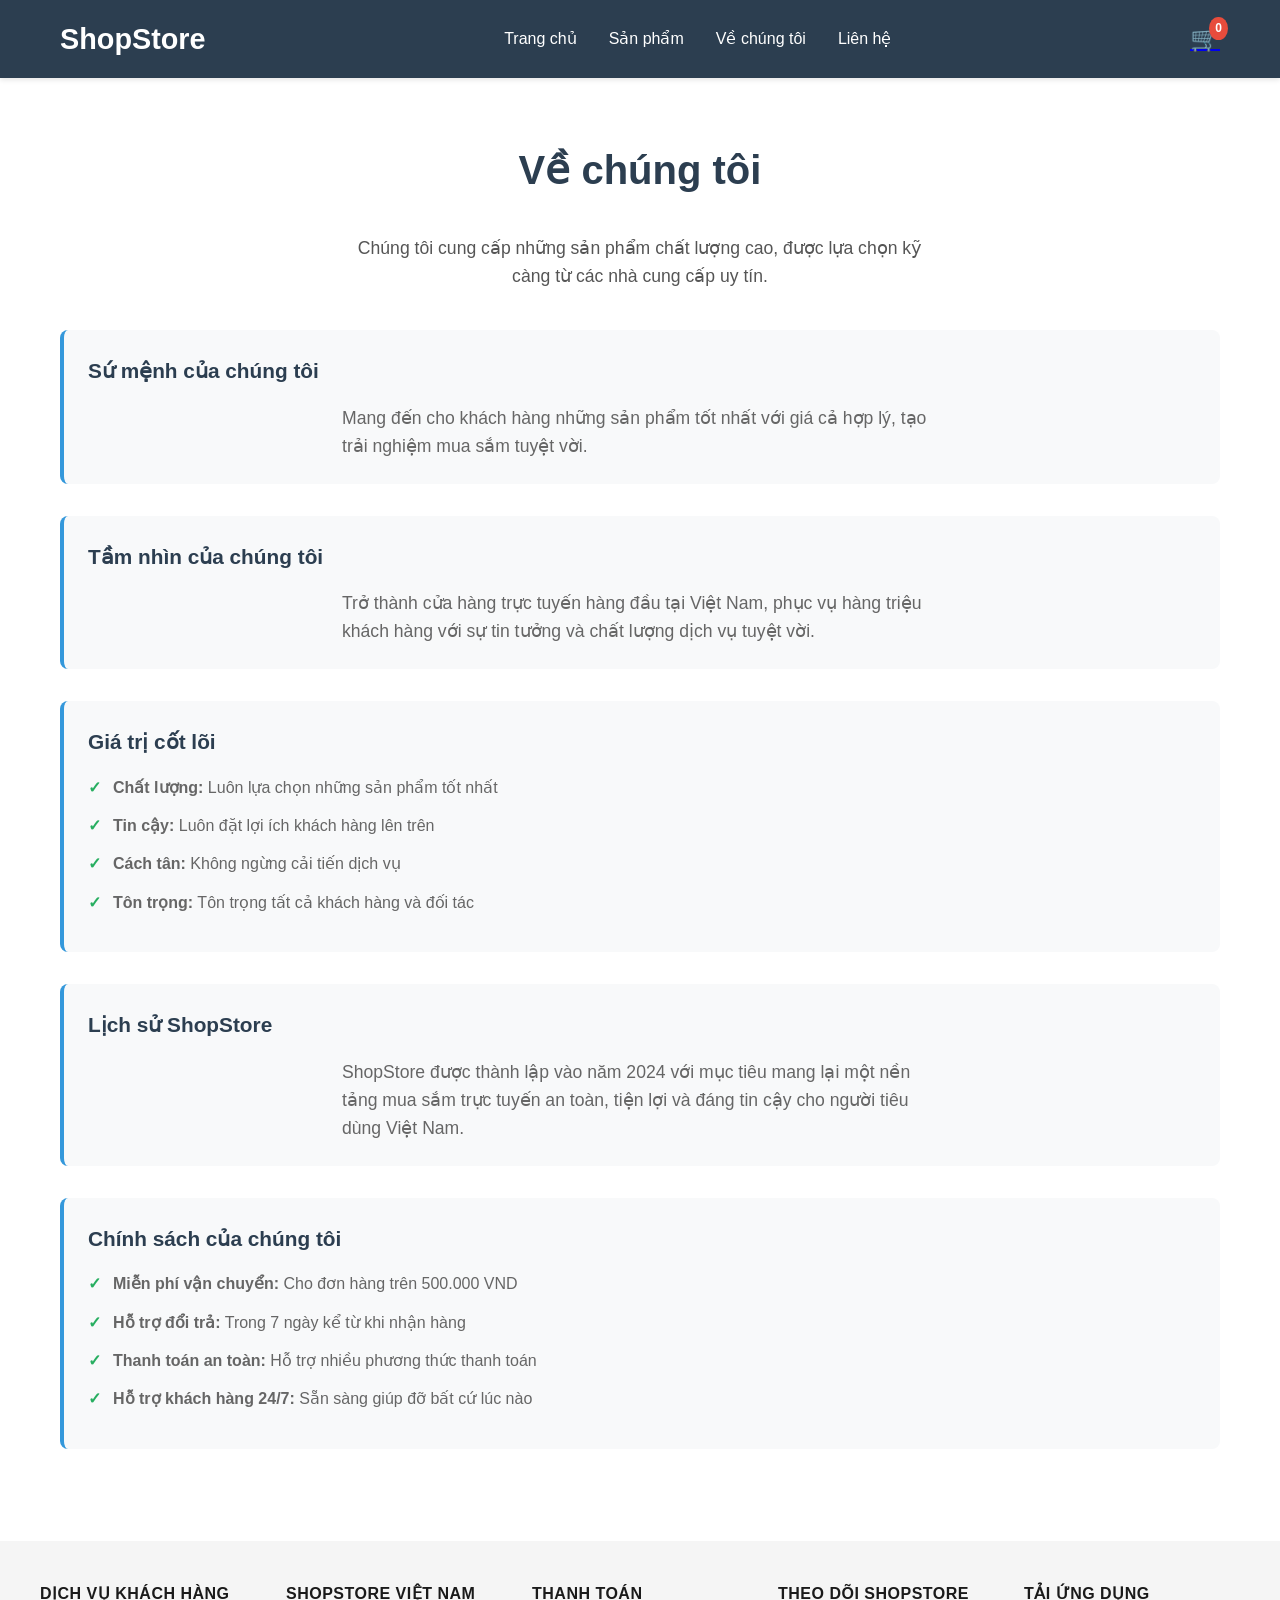
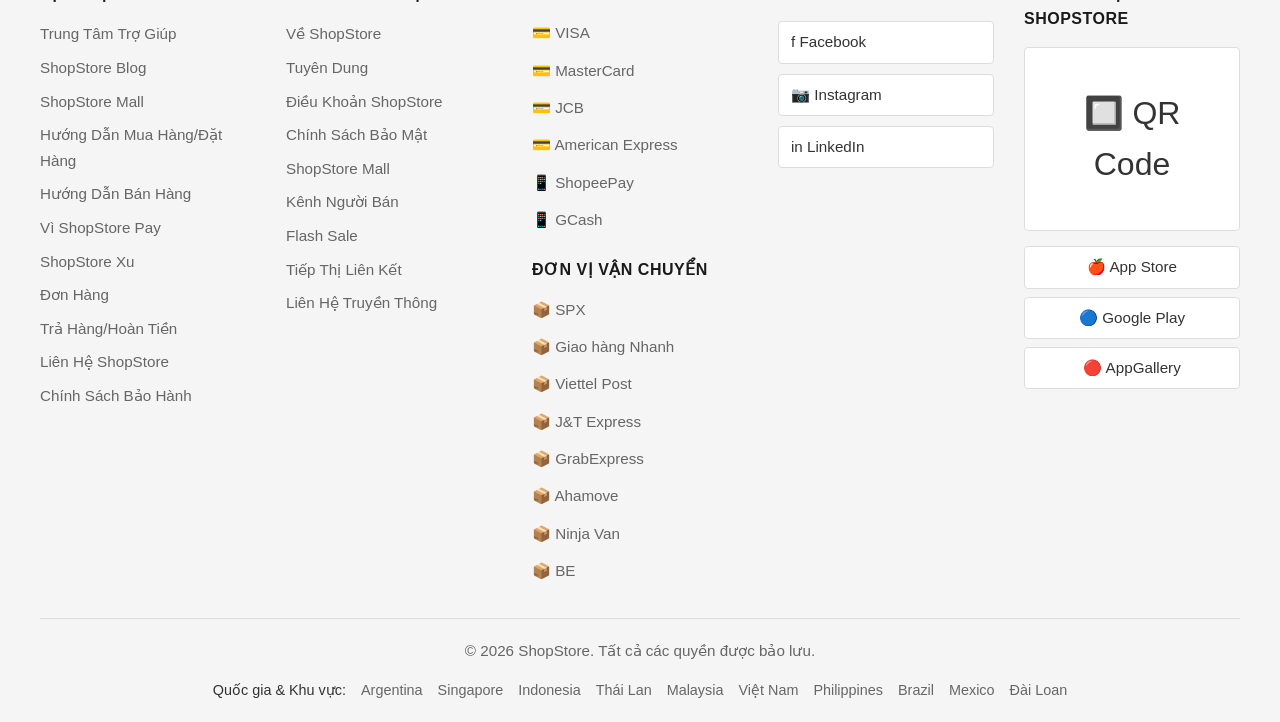
<file: about.html>
<!DOCTYPE html>
<html lang="vi">
<head>
    <meta charset="UTF-8">
    <meta name="viewport" content="width=device-width, initial-scale=1.0">
    <title>Về chúng tôi - ShopStore</title>
    <link rel="stylesheet" href="css/style.css">
</head>
<body>
    <!-- Header -->
    <header class="header">
        <div class="container">
            <div class="logo">
                <h1>ShopStore</h1>
            </div>
            <nav class="navbar">
                <ul>
                    <li><a href="index.html">Trang chủ</a></li>
                    <li><a href="index.html#products">Sản phẩm</a></li>
                    <li><a href="about.html">Về chúng tôi</a></li>
                    <li><a href="contact.html">Liên hệ</a></li>
                </ul>
            </nav>
            <!-- cart container with dropdown -->
            <div class="cart-container">
                <a href="cart.html" class="cart-icon">
                    🛒 <span class="cart-count" id="cart-count">0</span>
                </a>
            </div>
        </div>
    </header>

    <!-- About Section -->
    <section class="about" id="about">
        <div class="container">
            <h2>Về chúng tôi</h2>
            <p>Chúng tôi cung cấp những sản phẩm chất lượng cao, được lựa chọn kỹ càng từ các nhà cung cấp uy tín.</p>
            
            <div class="about-content" style="margin-top: 40px;">
                <div class="about-section">
                    <h3>Sứ mệnh của chúng tôi</h3>
                    <p>Mang đến cho khách hàng những sản phẩm tốt nhất với giá cả hợp lý, tạo trải nghiệm mua sắm tuyệt vời.</p>
                </div>

                <div class="about-section">
                    <h3>Tầm nhìn của chúng tôi</h3>
                    <p>Trở thành cửa hàng trực tuyến hàng đầu tại Việt Nam, phục vụ hàng triệu khách hàng với sự tin tưởng và chất lượng dịch vụ tuyệt vời.</p>
                </div>

                <div class="about-section">
                    <h3>Giá trị cốt lõi</h3>
                    <ul>
                        <li><strong>Chất lượng:</strong> Luôn lựa chọn những sản phẩm tốt nhất</li>
                        <li><strong>Tin cậy:</strong> Luôn đặt lợi ích khách hàng lên trên</li>
                        <li><strong>Cách tân:</strong> Không ngừng cải tiến dịch vụ</li>
                        <li><strong>Tôn trọng:</strong> Tôn trọng tất cả khách hàng và đối tác</li>
                    </ul>
                </div>

                <div class="about-section">
                    <h3>Lịch sử ShopStore</h3>
                    <p>ShopStore được thành lập vào năm 2024 với mục tiêu mang lại một nền tảng mua sắm trực tuyến an toàn, tiện lợi và đáng tin cậy cho người tiêu dùng Việt Nam.</p>
                </div>

                <div class="about-section">
                    <h3>Chính sách của chúng tôi</h3>
                    <ul>
                        <li><strong>Miễn phí vận chuyển:</strong> Cho đơn hàng trên 500.000 VND</li>
                        <li><strong>Hỗ trợ đổi trả:</strong> Trong 7 ngày kể từ khi nhận hàng</li>
                        <li><strong>Thanh toán an toàn:</strong> Hỗ trợ nhiều phương thức thanh toán</li>
                        <li><strong>Hỗ trợ khách hàng 24/7:</strong> Sẵn sàng giúp đỡ bất cứ lúc nào</li>
                    </ul>
                </div>
            </div>
        </div>
    </section>

    <!-- Footer -->
    <footer class="footer">
        <div class="footer-container">
            <!-- Cột 1: Dịch vụ khách hàng -->
            <div class="footer-column">
                <h4>DỊCH VỤ KHÁCH HÀNG</h4>
                <ul>
                    <li><a href="#">Trung Tâm Trợ Giúp</a></li>
                    <li><a href="#">ShopStore Blog</a></li>
                    <li><a href="#">ShopStore Mall</a></li>
                    <li><a href="#">Hướng Dẫn Mua Hàng/Đặt Hàng</a></li>
                    <li><a href="#">Hướng Dẫn Bán Hàng</a></li>
                    <li><a href="#">Vì ShopStore Pay</a></li>
                    <li><a href="#">ShopStore Xu</a></li>
                    <li><a href="#">Đơn Hàng</a></li>
                    <li><a href="#">Trả Hàng/Hoàn Tiền</a></li>
                    <li><a href="#">Liên Hệ ShopStore</a></li>
                    <li><a href="#">Chính Sách Bảo Hành</a></li>
                </ul>
            </div>

            <!-- Cột 2: ShopStore Việt Nam -->
            <div class="footer-column">
                <h4>SHOPSTORE VIỆT NAM</h4>
                <ul>
                    <li><a href="#">Về ShopStore</a></li>
                    <li><a href="#">Tuyên Dung</a></li>
                    <li><a href="#">Điều Khoản ShopStore</a></li>
                    <li><a href="#">Chính Sách Bảo Mật</a></li>
                    <li><a href="#">ShopStore Mall</a></li>
                    <li><a href="#">Kênh Người Bán</a></li>
                    <li><a href="#">Flash Sale</a></li>
                    <li><a href="#">Tiếp Thị Liên Kết</a></li>
                    <li><a href="#">Liên Hệ Truyền Thông</a></li>
                </ul>
            </div>

            <!-- Cột 3: Thanh toán -->
            <div class="footer-column">
                <h4>THANH TOÁN</h4>
                <div class="payment-methods">
                    <span class="payment-icon">💳 VISA</span>
                    <span class="payment-icon">💳 MasterCard</span>
                    <span class="payment-icon">💳 JCB</span>
                    <span class="payment-icon">💳 American Express</span>
                    <span class="payment-icon">📱 ShopeePay</span>
                    <span class="payment-icon">📱 GCash</span>
                </div>
                <h4 style="margin-top: 20px;">ĐƠN VỊ VẬN CHUYỂN</h4>
                <div class="shipping-methods">
                    <span class="shipping-icon">📦 SPX</span>
                    <span class="shipping-icon">📦 Giao hàng Nhanh</span>
                    <span class="shipping-icon">📦 Viettel Post</span>
                    <span class="shipping-icon">📦 J&T Express</span>
                    <span class="shipping-icon">📦 GrabExpress</span>
                    <span class="shipping-icon">📦 Ahamove</span>
                    <span class="shipping-icon">📦 Ninja Van</span>
                    <span class="shipping-icon">📦 BE</span>
                </div>
            </div>

            <!-- Cột 4: Theo dõi ShopStore -->
            <div class="footer-column">
                <h4>THEO DÕI SHOPSTORE</h4>
                <div class="social-links">
                    <a href="#" class="social-icon">f Facebook</a>
                    <a href="#" class="social-icon">📷 Instagram</a>
                    <a href="#" class="social-icon">in LinkedIn</a>
                </div>
            </div>

            <!-- Cột 5: Tải ứng dụng ShopStore -->
            <div class="footer-column">
                <h4>TẢI ỨNG DỤNG SHOPSTORE</h4>
                <div class="app-download">
                    <div class="qr-code">🔲 QR Code</div>
                </div>
                <div class="app-links">
                    <a href="#" class="app-link">🍎 App Store</a>
                    <a href="#" class="app-link">🔵 Google Play</a>
                    <a href="#" class="app-link">🔴 AppGallery</a>
                </div>
            </div>
        </div>

        <!-- Footer Bottom -->
        <div class="footer-bottom">
            <p>&copy; 2026 ShopStore. Tất cả các quyền được bảo lưu.</p>
            <div class="footer-regions">
                <span>Quốc gia & Khu vực:</span>
                <a href="#">Argentina</a>
                <a href="#">Singapore</a>
                <a href="#">Indonesia</a>
                <a href="#">Thái Lan</a>
                <a href="#">Malaysia</a>
                <a href="#">Việt Nam</a>
                <a href="#">Philippines</a>
                <a href="#">Brazil</a>
                <a href="#">Mexico</a>
                <a href="#">Đài Loan</a>
            </div>
        </div>
    </footer>

    <script src="js/script.js"></script>
</body>
</html>
</file>
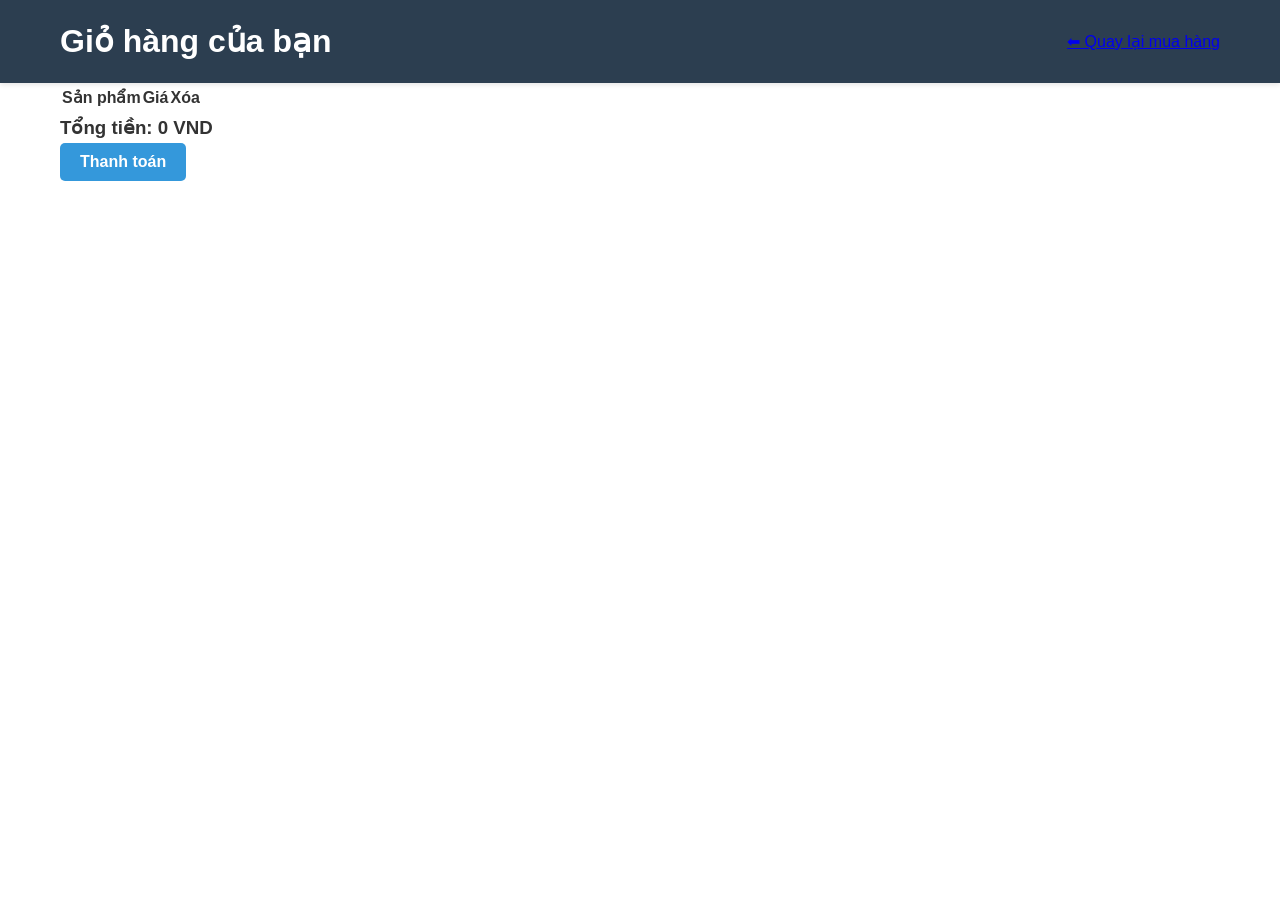
<file: cart.html>
<!DOCTYPE html>
<html lang="vi">
<head>
<meta charset="UTF-8">
<meta name="viewport" content="width=device-width, initial-scale=1.0">
<title>Giỏ hàng</title>
<link rel="stylesheet" href="css/style.css">
</head>

<body>

<header class="header">
<div class="container">
<h1>Giỏ hàng của bạn</h1>
<a href="index.html">⬅ Quay lại mua hàng</a>
</div>
</header>

<section class="cart-page">
<div class="container">

<table class="cart-table">

<thead>
<tr>
<th>Sản phẩm</th>
<th>Giá</th>
<th>Xóa</th>
</tr>
</thead>

<tbody id="cart-items">
</tbody>

</table>

<h3>Tổng tiền: <span id="cart-total">0</span> VND</h3>

<button class="btn btn-primary">Thanh toán</button>

</div>
</section>

<script src="js/script.js"></script>

</body>
</html>
</file>
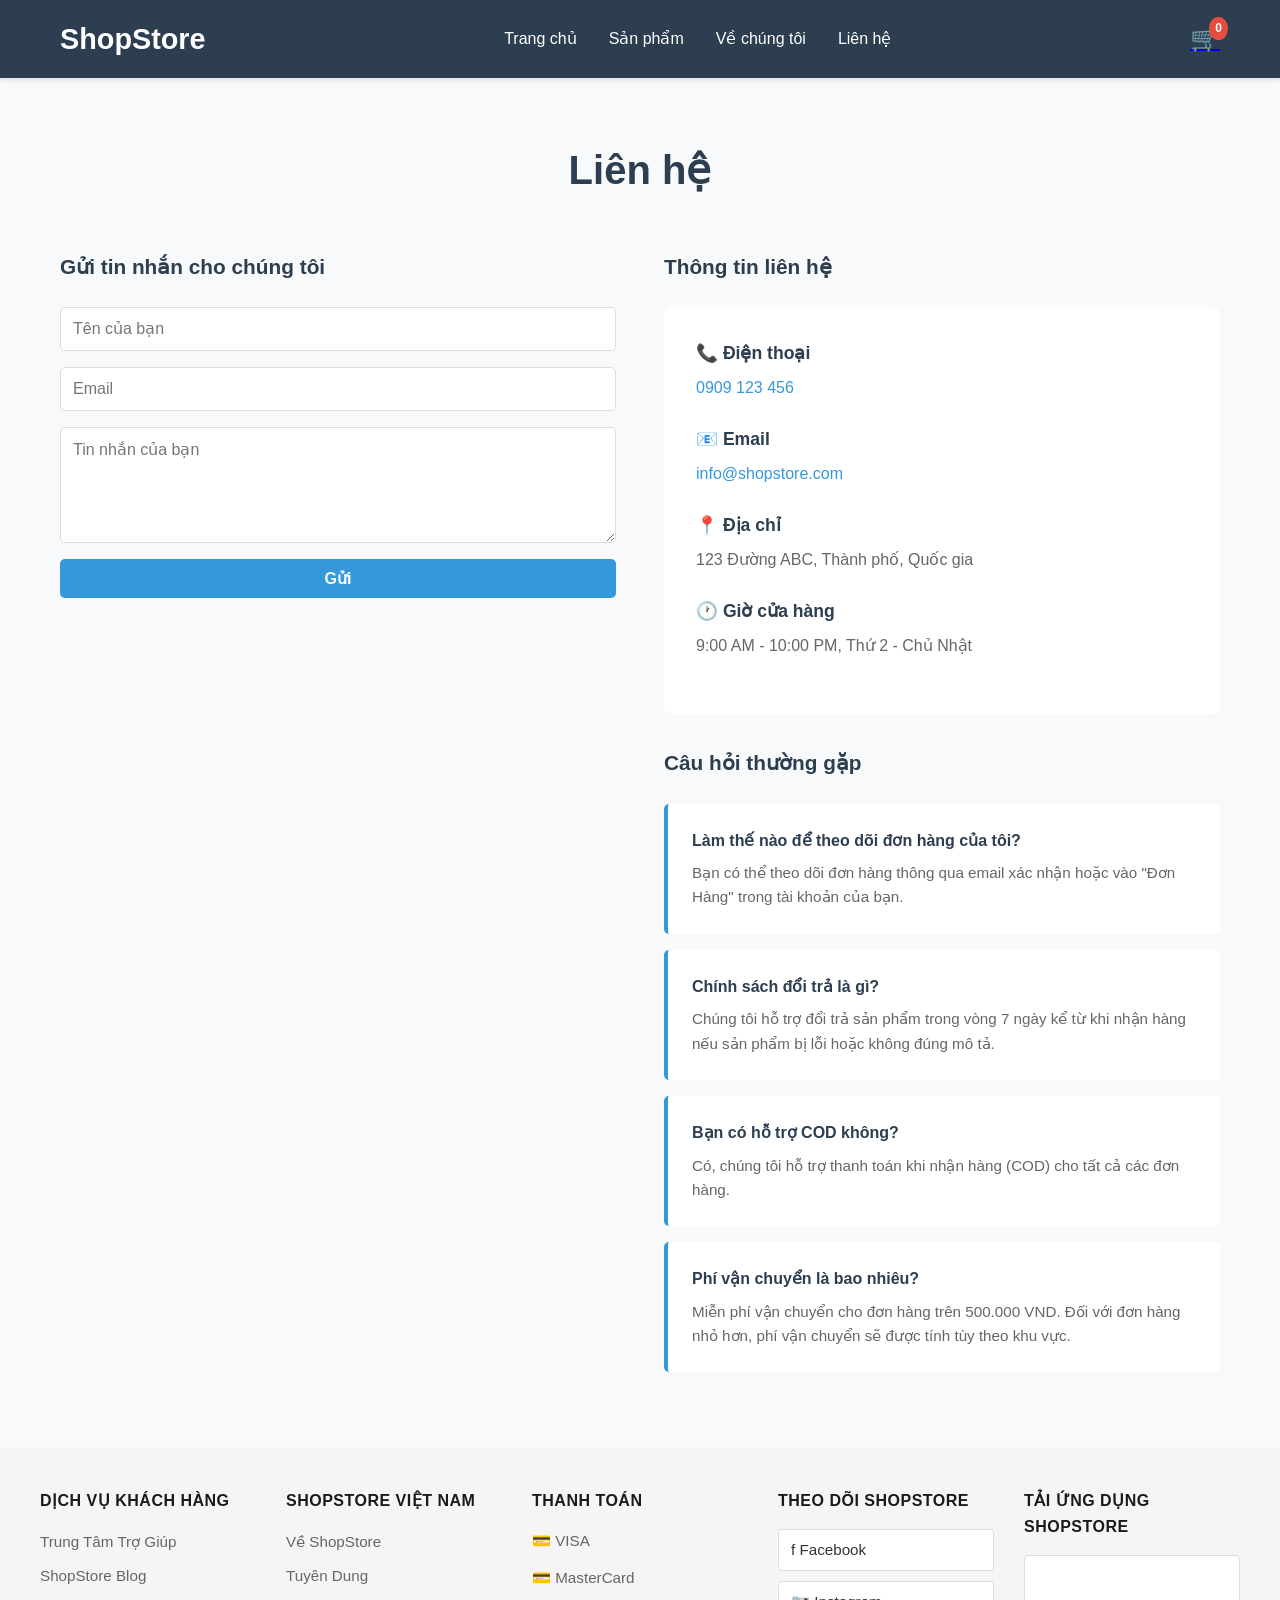
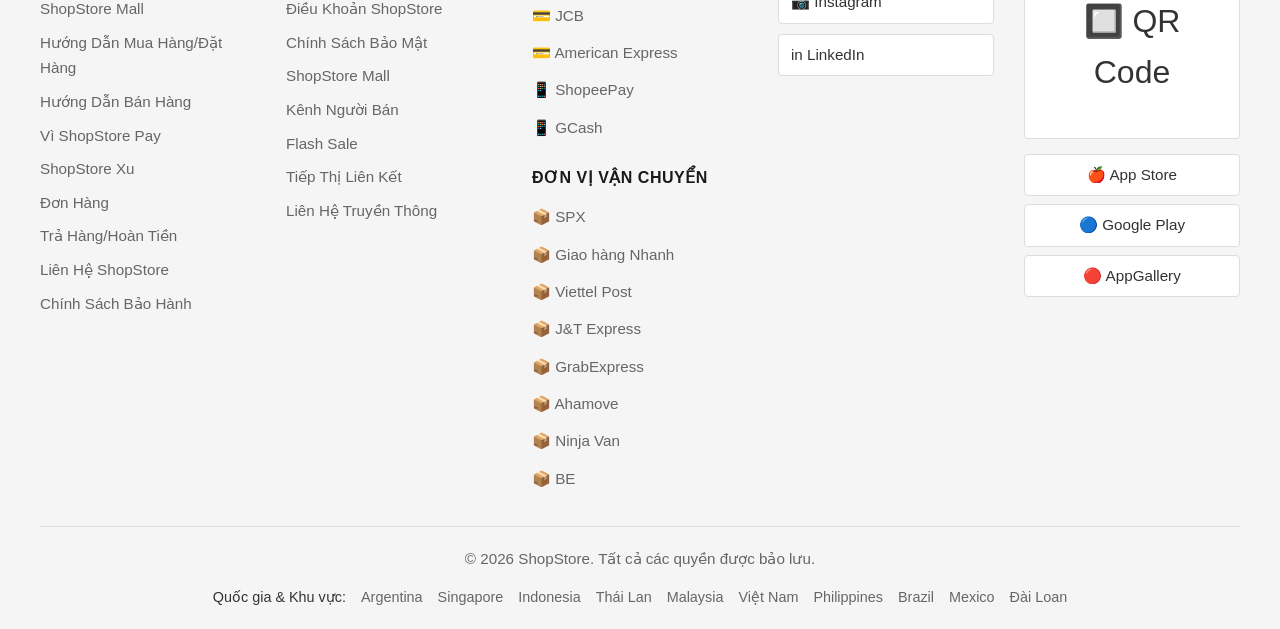
<file: contact.html>
<!DOCTYPE html>
<html lang="vi">
<head>
    <meta charset="UTF-8">
    <meta name="viewport" content="width=device-width, initial-scale=1.0">
    <title>Liên hệ - ShopStore</title>
    <link rel="stylesheet" href="css/style.css">
</head>
<body>
    <!-- Header -->
    <header class="header">
        <div class="container">
            <div class="logo">
                <h1>ShopStore</h1>
            </div>
            <nav class="navbar">
                <ul>
                    <li><a href="index.html">Trang chủ</a></li>
                    <li><a href="index.html#products">Sản phẩm</a></li>
                    <li><a href="about.html">Về chúng tôi</a></li>
                    <li><a href="contact.html">Liên hệ</a></li>
                </ul>
            </nav>
            <!-- cart container with dropdown -->
            <div class="cart-container">
                <a href="cart.html" class="cart-icon">
                    🛒 <span class="cart-count" id="cart-count">0</span>
                </a>
            </div>
        </div>
    </header>

    <!-- Contact Section -->
    <section class="contact" id="contact">
        <div class="container">
            <h2>Liên hệ</h2>
            
            <div class="contact-wrapper">
                <!-- Contact Form -->
                <div class="contact-form-wrapper">
                    <h3>Gửi tin nhắn cho chúng tôi</h3>
                    <form class="contact-form">
                        <input type="text" placeholder="Tên của bạn" required>
                        <input type="email" placeholder="Email" required>
                        <textarea placeholder="Tin nhắn của bạn" rows="5" required></textarea>
                        <button type="submit" class="btn btn-primary">Gửi</button>
                    </form>
                </div>

                <!-- Contact Info -->
                <div class="contact-info-wrapper">
                    <h3>Thông tin liên hệ</h3>
                    <div class="contact-info">
                        <div class="info-item">
                            <h4>📞 Điện thoại</h4>
                            <p><a href="tel:0909123456">0909 123 456</a></p>
                        </div>
                        <div class="info-item">
                            <h4>📧 Email</h4>
                            <p><a href="mailto:info@shopstore.com">info@shopstore.com</a></p>
                        </div>
                        <div class="info-item">
                            <h4>📍 Địa chỉ</h4>
                            <p>123 Đường ABC, Thành phố, Quốc gia</p>
                        </div>
                        <div class="info-item">
                            <h4>🕐 Giờ cửa hàng</h4>
                            <p>9:00 AM - 10:00 PM, Thứ 2 - Chủ Nhật</p>
                        </div>
                    </div>

                    <div class="contact-faq">
                        <h3>Câu hỏi thường gặp</h3>
                        <div class="faq-item">
                            <h4>Làm thế nào để theo dõi đơn hàng của tôi?</h4>
                            <p>Bạn có thể theo dõi đơn hàng thông qua email xác nhận hoặc vào "Đơn Hàng" trong tài khoản của bạn.</p>
                        </div>
                        <div class="faq-item">
                            <h4>Chính sách đổi trả là gì?</h4>
                            <p>Chúng tôi hỗ trợ đổi trả sản phẩm trong vòng 7 ngày kể từ khi nhận hàng nếu sản phẩm bị lỗi hoặc không đúng mô tả.</p>
                        </div>
                        <div class="faq-item">
                            <h4>Bạn có hỗ trợ COD không?</h4>
                            <p>Có, chúng tôi hỗ trợ thanh toán khi nhận hàng (COD) cho tất cả các đơn hàng.</p>
                        </div>
                        <div class="faq-item">
                            <h4>Phí vận chuyển là bao nhiêu?</h4>
                            <p>Miễn phí vận chuyển cho đơn hàng trên 500.000 VND. Đối với đơn hàng nhỏ hơn, phí vận chuyển sẽ được tính tùy theo khu vực.</p>
                        </div>
                    </div>
                </div>
            </div>
        </div>
    </section>

    <!-- Footer -->
    <footer class="footer">
        <div class="footer-container">
            <!-- Cột 1: Dịch vụ khách hàng -->
            <div class="footer-column">
                <h4>DỊCH VỤ KHÁCH HÀNG</h4>
                <ul>
                    <li><a href="#">Trung Tâm Trợ Giúp</a></li>
                    <li><a href="#">ShopStore Blog</a></li>
                    <li><a href="#">ShopStore Mall</a></li>
                    <li><a href="#">Hướng Dẫn Mua Hàng/Đặt Hàng</a></li>
                    <li><a href="#">Hướng Dẫn Bán Hàng</a></li>
                    <li><a href="#">Vì ShopStore Pay</a></li>
                    <li><a href="#">ShopStore Xu</a></li>
                    <li><a href="#">Đơn Hàng</a></li>
                    <li><a href="#">Trả Hàng/Hoàn Tiền</a></li>
                    <li><a href="#">Liên Hệ ShopStore</a></li>
                    <li><a href="#">Chính Sách Bảo Hành</a></li>
                </ul>
            </div>

            <!-- Cột 2: ShopStore Việt Nam -->
            <div class="footer-column">
                <h4>SHOPSTORE VIỆT NAM</h4>
                <ul>
                    <li><a href="#">Về ShopStore</a></li>
                    <li><a href="#">Tuyên Dung</a></li>
                    <li><a href="#">Điều Khoản ShopStore</a></li>
                    <li><a href="#">Chính Sách Bảo Mật</a></li>
                    <li><a href="#">ShopStore Mall</a></li>
                    <li><a href="#">Kênh Người Bán</a></li>
                    <li><a href="#">Flash Sale</a></li>
                    <li><a href="#">Tiếp Thị Liên Kết</a></li>
                    <li><a href="#">Liên Hệ Truyền Thông</a></li>
                </ul>
            </div>

            <!-- Cột 3: Thanh toán -->
            <div class="footer-column">
                <h4>THANH TOÁN</h4>
                <div class="payment-methods">
                    <span class="payment-icon">💳 VISA</span>
                    <span class="payment-icon">💳 MasterCard</span>
                    <span class="payment-icon">💳 JCB</span>
                    <span class="payment-icon">💳 American Express</span>
                    <span class="payment-icon">📱 ShopeePay</span>
                    <span class="payment-icon">📱 GCash</span>
                </div>
                <h4 style="margin-top: 20px;">ĐƠN VỊ VẬN CHUYỂN</h4>
                <div class="shipping-methods">
                    <span class="shipping-icon">📦 SPX</span>
                    <span class="shipping-icon">📦 Giao hàng Nhanh</span>
                    <span class="shipping-icon">📦 Viettel Post</span>
                    <span class="shipping-icon">📦 J&T Express</span>
                    <span class="shipping-icon">📦 GrabExpress</span>
                    <span class="shipping-icon">📦 Ahamove</span>
                    <span class="shipping-icon">📦 Ninja Van</span>
                    <span class="shipping-icon">📦 BE</span>
                </div>
            </div>

            <!-- Cột 4: Theo dõi ShopStore -->
            <div class="footer-column">
                <h4>THEO DÕI SHOPSTORE</h4>
                <div class="social-links">
                    <a href="#" class="social-icon">f Facebook</a>
                    <a href="#" class="social-icon">📷 Instagram</a>
                    <a href="#" class="social-icon">in LinkedIn</a>
                </div>
            </div>

            <!-- Cột 5: Tải ứng dụng ShopStore -->
            <div class="footer-column">
                <h4>TẢI ỨNG DỤNG SHOPSTORE</h4>
                <div class="app-download">
                    <div class="qr-code">🔲 QR Code</div>
                </div>
                <div class="app-links">
                    <a href="#" class="app-link">🍎 App Store</a>
                    <a href="#" class="app-link">🔵 Google Play</a>
                    <a href="#" class="app-link">🔴 AppGallery</a>
                </div>
            </div>
        </div>

        <!-- Footer Bottom -->
        <div class="footer-bottom">
            <p>&copy; 2026 ShopStore. Tất cả các quyền được bảo lưu.</p>
            <div class="footer-regions">
                <span>Quốc gia & Khu vực:</span>
                <a href="#">Argentina</a>
                <a href="#">Singapore</a>
                <a href="#">Indonesia</a>
                <a href="#">Thái Lan</a>
                <a href="#">Malaysia</a>
                <a href="#">Việt Nam</a>
                <a href="#">Philippines</a>
                <a href="#">Brazil</a>
                <a href="#">Mexico</a>
                <a href="#">Đài Loan</a>
            </div>
        </div>
    </footer>

    <script src="js/script.js"></script>
</body>
</html>
</file>
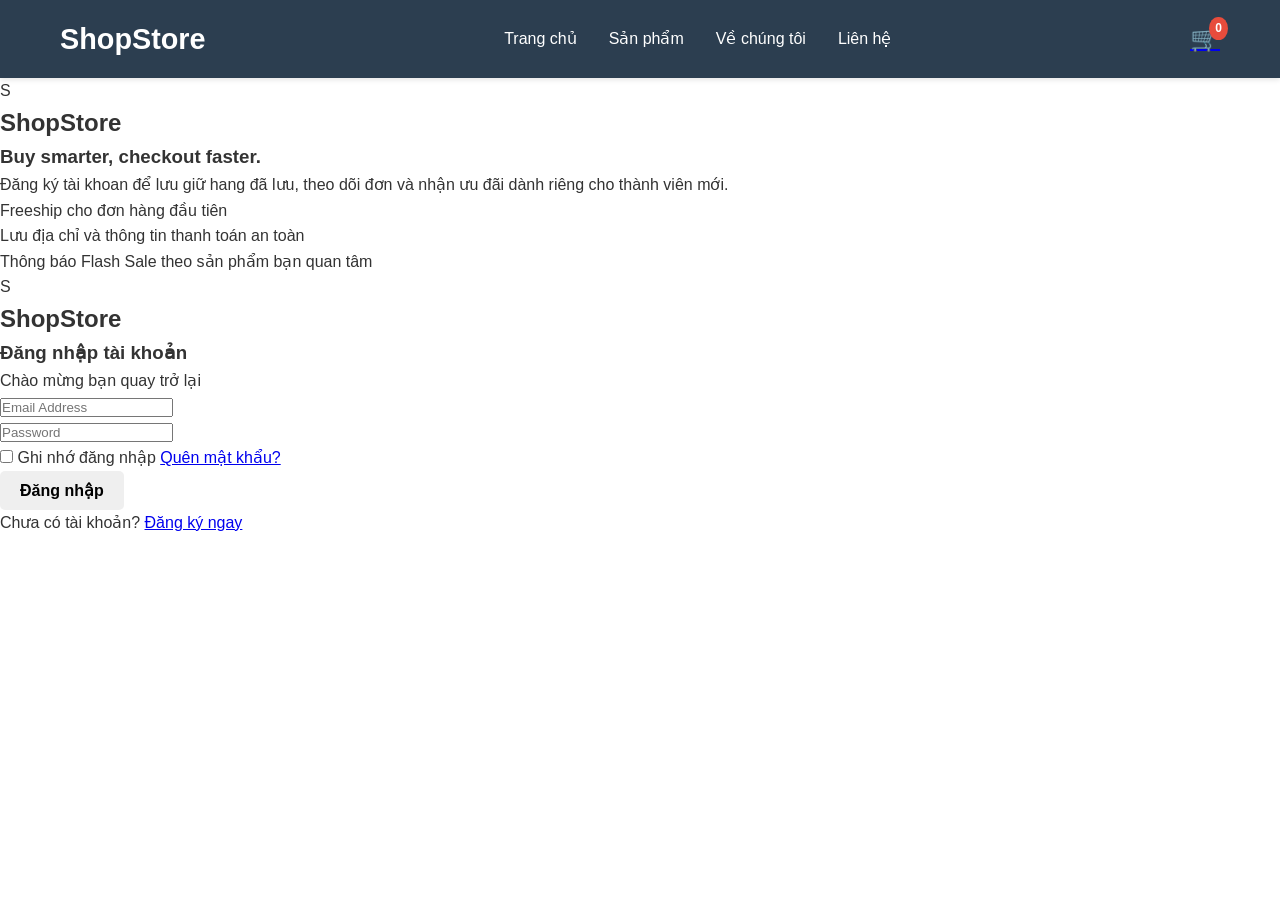
<file: login.html>
<!DOCTYPE html>
<html lang="vi">
<head>
    <meta charset="UTF-8">
    <meta name="viewport" content="width=device-width, initial-scale=1.0">
    <title>Đăng nhập - ShopStore</title>
    <link rel="stylesheet" href="css/style.css">
</head>
<body>
    <!-- Header -->
    <header class="header">
        <div class="container">
            <div class="logo">
                <h1>ShopStore</h1>
            </div>
            <nav class="navbar">
                <ul>
                    <li><a href="index.html">Trang chủ</a></li>
                    <li><a href="#products">Sản phẩm</a></li>
                    <li><a href="about.html">Về chúng tôi</a></li>
                    <li><a href="contact.html">Liên hệ</a></li>
                </ul>
            </nav>
            <!-- cart container with dropdown -->
            <div class="cart-container">
                <a href="cart.html" class="cart-icon">
                    🛒 <span class="cart-count" id="cart-count">0</span>
                </a>
            </div>
        </div>
    </header>

    <!-- Login Section -->
    <section class="login-section">
        <div class="login-container">
            <!-- Left Side -->
            <div class="login-left">
                <div class="login-left-content">
                    <div class="logo-badge">S</div>
                    <h2>ShopStore</h2>
                    <h3>Buy smarter, checkout faster.</h3>
                    <p>Đăng ký tài khoan để lưu giữ hang đã lưu, theo dõi đơn và nhận ưu đãi dành riêng cho thành viên mới.</p>
                    <ul class="features-list">
                        <li>Freeship cho đơn hàng đầu tiên</li>
                        <li>Lưu địa chỉ và thông tin thanh toán an toàn</li>
                        <li>Thông báo Flash Sale theo sản phẩm bạn quan tâm</li>
                    </ul>
                </div>
            </div>

            <!-- Right Side -->
            <div class="login-right">
                <div class="login-right-content">
                    <div class="logo-badge-right">S</div>
                    <h2>ShopStore</h2>
                    <h3>Đăng nhập tài khoản</h3>
                    <p>Chào mừng bạn quay trở lại</p>

                    <form class="login-form-group" action="#" method="post">
                        <div class="form-group">
                            <input type="email" id="email" name="email" placeholder="Email Address" required>
                        </div>
                        <div class="form-group">
                            <input type="password" id="password" name="password" placeholder="Password" required>
                        </div>

                        <div class="form-options">
                            <label class="checkbox-container">
                                <input type="checkbox" id="remember-me" name="remember-me">
                                <span class="checkmark"></span>
                                Ghi nhớ đăng nhập
                            </label>
                            <a href="#" class="forgot-password">Quên mật khẩu?</a>
                        </div>

                        <button type="submit" class="btn btn-login">Đăng nhập</button>
                    </form>

                    <div class="login-footer">
                        <p>Chưa có tài khoản? <a href="register.html">Đăng ký ngay</a></p>
                    </div>
                </div>
            </div>
        </div>
    </section>

    <script src="js/script.js"></script>
</body>
</html>
</file>
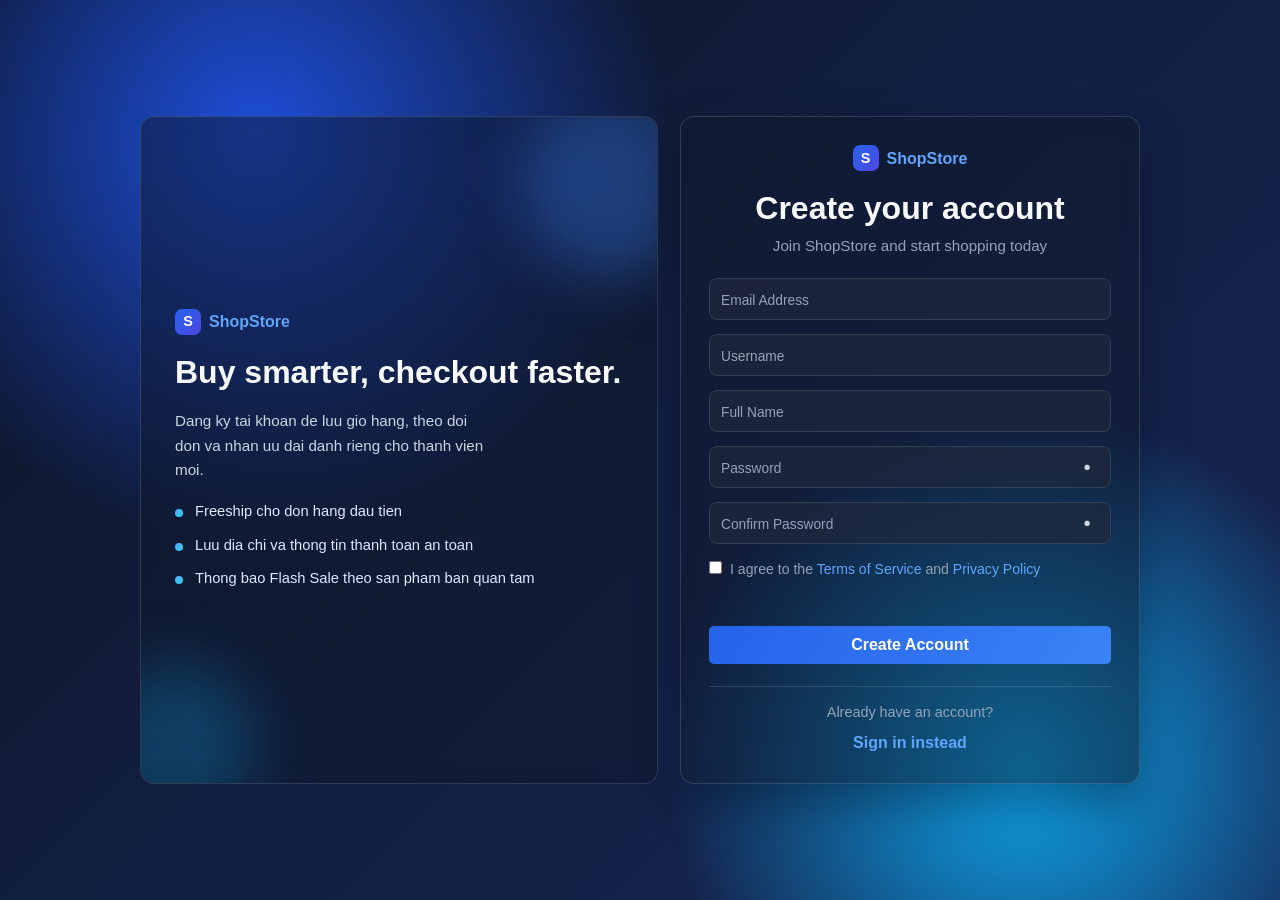
<file: register.html>
<!DOCTYPE html>
<html lang="vi">
<head>
    <meta charset="UTF-8">
    <meta name="viewport" content="width=device-width, initial-scale=1.0">
    <title>Dang ky - ShopStore</title>
    <link rel="stylesheet" href="css/style.css">
</head>
<body class="auth-body">
    <main class="auth-page">
        <div class="auth-shell">
            <section class="auth-showcase" aria-label="ShopStore highlights">
                <a href="index.html" class="brand-link">
                    <span class="brand-icon">S</span>
                    <span class="brand-name">ShopStore</span>
                </a>

                <h1>Buy smarter, checkout faster.</h1>
                <p>Dang ky tai khoan de luu gio hang, theo doi don va nhan uu dai danh rieng cho thanh vien moi.</p>

                <ul class="auth-benefits">
                    <li>Freeship cho don hang dau tien</li>
                    <li>Luu dia chi va thong tin thanh toan an toan</li>
                    <li>Thong bao Flash Sale theo san pham ban quan tam</li>
                </ul>
            </section>

            <section class="auth-card" aria-labelledby="register-title">
                <div class="auth-brand">
                    <a href="index.html" class="brand-link">
                        <span class="brand-icon">S</span>
                        <span class="brand-name">ShopStore</span>
                    </a>
                </div>

                <header class="auth-header">
                    <h2 id="register-title">Create your account</h2>
                    <p>Join ShopStore and start shopping today</p>
                </header>

                <form id="register-form" class="auth-form" action="#" method="post" novalidate>
                    <div class="auth-field floating-field">
                        <input type="email" id="email" name="email" placeholder=" " required>
                        <label for="email">Email Address</label>
                    </div>

                    <div class="auth-field floating-field">
                        <input type="text" id="username" name="username" placeholder=" " required>
                        <label for="username">Username</label>
                    </div>

                    <div class="auth-field floating-field">
                        <input type="text" id="fullName" name="fullName" placeholder=" " required>
                        <label for="fullName">Full Name</label>
                    </div>

                    <div class="auth-field floating-field auth-password-field">
                        <input type="password" id="password" name="password" placeholder=" " required minlength="6">
                        <label for="password">Password</label>
                        <button type="button" class="toggle-password" data-target="password" aria-label="Hien hoac an mat khau">
                            <span class="eye-icon" aria-hidden="true">&#9679;</span>
                        </button>
                    </div>

                    <div class="auth-field floating-field auth-password-field">
                        <input type="password" id="confirmPassword" name="confirmPassword" placeholder=" " required minlength="6">
                        <label for="confirmPassword">Confirm Password</label>
                        <button type="button" class="toggle-password" data-target="confirmPassword" aria-label="Hien hoac an mat khau">
                            <span class="eye-icon" aria-hidden="true">&#9679;</span>
                        </button>
                    </div>

                    <label class="auth-checkbox">
                        <input type="checkbox" id="terms" name="terms" required>
                        <span>
                            I agree to the
                            <a href="about.html">Terms of Service</a>
                            and
                            <a href="contact.html">Privacy Policy</a>
                        </span>
                    </label>

                    <p class="auth-error" id="register-error" aria-live="polite"></p>

                    <button type="submit" class="btn btn-primary auth-submit">Create Account</button>
                </form>

                <div class="auth-footer">
                    <p>Already have an account?</p>
                    <a href="login.html">Sign in instead</a>
                </div>
            </section>
        </div>
    </main>

    <script src="js/auth.js"></script>
    <script src="js/script.js"></script>
</body>
</html>
</file>
<file: css/style.css>
/* Global Styles */
* {
    margin: 0;
    padding: 0;
    box-sizing: border-box;
}

body {
    font-family: 'Segoe UI', Tahoma, Geneva, Verdana, sans-serif;
    line-height: 1.6;
    color: #333;
}

.container {
    max-width: 1200px;
    margin: 0 auto;
    padding: 0 20px;
}

/* Header Styles */
.header {
    background-color: #2c3e50;
    color: white;
    padding: 1rem 0;
    position: sticky;
    top: 0;
    z-index: 100;
    box-shadow: 0 2px 5px rgba(0, 0, 0, 0.1);
}

.header .container {
    display: flex;
    justify-content: space-between;
    align-items: center;
}

.logo h1 {
    font-size: 1.8rem;
    font-weight: 700;
}

.navbar ul {
    display: flex;
    list-style: none;
    gap: 2rem;
}

.navbar a {
    color: white;
    text-decoration: none;
    transition: color 0.3s ease;
    font-weight: 500;
}

.navbar a:hover {
    color: #3498db;
}

.cart-icon {
    position: relative;
    cursor: pointer;
    font-size: 1.5rem;
}

.cart-count {
    position: absolute;
    top: -8px;
    right: -8px;
    background-color: #e74c3c;
    color: white;
    border-radius: 50%;
    padding: 2px 6px;
    font-size: 0.75rem;
    font-weight: bold;
}

/* Hero Section */
.hero {
    background: linear-gradient(135deg, #667eea 0%, #764ba2 100%);
    color: white;
    padding: 100px 20px;
    text-align: center;
}

.hero-content h2 {
    font-size: 3rem;
    margin-bottom: 1rem;
}

.hero-content p {
    font-size: 1.2rem;
    margin-bottom: 2rem;
}

/* Button Styles */
.btn {
    padding: 10px 20px;
    border: none;
    border-radius: 5px;
    cursor: pointer;
    font-size: 1rem;
    transition: all 0.3s ease;
    font-weight: 600;
}

.btn-primary {
    background-color: #3498db;
    color: white;
}

.btn-primary:hover {
    background-color: #2980b9;
    transform: translateY(-2px);
    box-shadow: 0 5px 15px rgba(52, 152, 219, 0.3);
}

.btn-add-cart {
    background-color: #27ae60;
    color: white;
    width: 100%;
}

.btn-add-cart:hover {
    background-color: #229954;
}

/* Products Section */
.products {
    padding: 60px 20px;
    background-color: #f8f9fa;
}

.products h2 {
    text-align: center;
    font-size: 2.5rem;
    margin-bottom: 3rem;
    color: #2c3e50;
}

.product-grid {
    display: grid;
    grid-template-columns: repeat(auto-fit, minmax(250px, 1fr));
    gap: 2rem;
}

.product-card {
    background: white;
    border-radius: 8px;
    overflow: hidden;
    box-shadow: 0 2px 8px rgba(0, 0, 0, 0.1);
    transition: all 0.3s ease;
    display: flex;
    flex-direction: column;
}

.product-card:hover {
    transform: translateY(-5px);
    box-shadow: 0 5px 15px rgba(0, 0, 0, 0.2);
}

.product-link {
    text-decoration: none;
    color: inherit;
    display: flex;
    flex-direction: column;
    flex: 1;
    cursor: pointer;
}

.product-link:hover {
    text-decoration: none;
}

.product-image {
    width: 100%;
    height: 200px;
    background-color: #ecf0f1;
    display: flex;
    align-items: center;
    justify-content: center;
    overflow: hidden;
}

.product-image img {
    width: 100%;
    height: 100%;
    object-fit: cover;
}

.product-info {
    padding: 1.5rem;
}

.product-info h3 {
    font-size: 1.2rem;
    margin-bottom: 0.5rem;
    color: #2c3e50;
}

.price {
    color: #e74c3c;
    font-size: 1.5rem;
    font-weight: bold;
    margin-bottom: 1rem;
}

.product-card .btn-add-cart {
    margin: 0 1.5rem 1.5rem 1.5rem;
    margin-top: auto;
}

/* About Section */
.about {
    padding: 60px 20px;
    background-color: white;
    text-align: center;
}

.about h2 {
    font-size: 2.5rem;
    margin-bottom: 2rem;
    color: #2c3e50;
}

.about p {
    font-size: 1.1rem;
    max-width: 600px;
    margin: 0 auto;
    color: #555;
}

.about-content {
    text-align: left;
}

.about-section {
    margin-bottom: 2rem;
    padding: 1.5rem;
    background-color: #f8f9fa;
    border-radius: 8px;
    border-left: 4px solid #3498db;
}

.about-section h3 {
    color: #2c3e50;
    margin-bottom: 1rem;
    font-size: 1.3rem;
}

.about-section p {
    text-align: left;
    color: #666;
}

.about-section ul {
    list-style: none;
    text-align: left;
}

.about-section ul li {
    color: #666;
    margin-bottom: 0.8rem;
    padding-left: 25px;
    position: relative;
}

.about-section ul li:before {
    content: "✓";
    position: absolute;
    left: 0;
    color: #27ae60;
    font-weight: bold;
}

/* Contact Section */
.contact {
    padding: 60px 20px;
    background-color: #f8f9fa;
}

.contact h2 {
    text-align: center;
    font-size: 2.5rem;
    margin-bottom: 3rem;
    color: #2c3e50;
}

.contact-wrapper {
    display: grid;
    grid-template-columns: 1fr 1fr;
    gap: 3rem;
    max-width: 1200px;
    margin: 0 auto;
}

.contact-form-wrapper h3,
.contact-info-wrapper h3 {
    font-size: 1.3rem;
    margin-bottom: 1.5rem;
    color: #2c3e50;
}

.contact-form {
    display: flex;
    flex-direction: column;
    gap: 1rem;
}

.contact-form input,
.contact-form textarea {
    padding: 12px;
    border: 1px solid #ddd;
    border-radius: 5px;
    font-size: 1rem;
    font-family: inherit;
}

.contact-form input:focus,
.contact-form textarea:focus {
    outline: none;
    border-color: #3498db;
    box-shadow: 0 0 5px rgba(52, 152, 219, 0.3);
}

.contact-info {
    background-color: white;
    padding: 2rem;
    border-radius: 8px;
    margin-bottom: 2rem;
}

.info-item {
    margin-bottom: 1.5rem;
}

.info-item h4 {
    color: #2c3e50;
    margin-bottom: 0.5rem;
    font-size: 1.1rem;
}

.info-item p {
    color: #666;
    font-size: 1rem;
}

.info-item a {
    color: #3498db;
    text-decoration: none;
    transition: color 0.3s ease;
}

.info-item a:hover {
    color: #2980b9;
}

.contact-faq h3 {
    font-size: 1.3rem;
    margin-bottom: 1.5rem;
    color: #2c3e50;
}

.faq-item {
    background-color: white;
    padding: 1.5rem;
    border-radius: 5px;
    margin-bottom: 1rem;
    border-left: 4px solid #3498db;
}

.faq-item h4 {
    color: #2c3e50;
    margin-bottom: 0.5rem;
    font-size: 1rem;
}

.faq-item p {
    color: #666;
    font-size: 0.95rem;
    line-height: 1.6;
}

/* Footer */
.footer {
    background-color: #f5f5f5;
    color: #333;
    padding: 40px 20px 0;
}

.footer-container {
    max-width: 1200px;
    margin: 0 auto;
    display: grid;
    grid-template-columns: repeat(auto-fit, minmax(200px, 1fr));
    gap: 30px;
    margin-bottom: 30px;
}

.footer-column {
    display: flex;
    flex-direction: column;
}

.footer-column h4 {
    font-size: 1rem;
    font-weight: 700;
    margin-bottom: 15px;
    color: #1a1a1a;
    text-transform: uppercase;
    letter-spacing: 0.5px;
}

.footer-column ul {
    list-style: none;
    display: flex;
    flex-direction: column;
    gap: 8px;
}

.footer-column ul li a {
    color: #666;
    text-decoration: none;
    font-size: 0.95rem;
    transition: color 0.3s ease;
}

.footer-column ul li a:hover {
    color: #3498db;
}

.payment-methods,
.shipping-methods {
    display: flex;
    flex-direction: column;
    gap: 8px;
}

.payment-icon,
.shipping-icon {
    font-size: 0.95rem;
    color: #666;
    margin-bottom: 5px;
}

.social-links {
    display: flex;
    flex-direction: column;
    gap: 10px;
}

.social-icon {
    display: inline-block;
    padding: 8px 12px;
    background-color: white;
    color: #333;
    border: 1px solid #ddd;
    border-radius: 4px;
    text-decoration: none;
    font-size: 0.95rem;
    transition: all 0.3s ease;
}

.social-icon:hover {
    background-color: #3498db;
    color: white;
    border-color: #3498db;
}

.app-download {
    margin-bottom: 15px;
}

.qr-code {
    display: inline-block;
    padding: 40px;
    background-color: white;
    border: 1px solid #ddd;
    border-radius: 4px;
    font-size: 2rem;
    text-align: center;
    width: 100%;
}

.app-links {
    display: flex;
    flex-direction: column;
    gap: 8px;
}

.app-link {
    display: inline-block;
    padding: 8px 12px;
    background-color: white;
    color: #333;
    border: 1px solid #ddd;
    border-radius: 4px;
    text-decoration: none;
    font-size: 0.95rem;
    text-align: center;
    transition: all 0.3s ease;
}

.app-link:hover {
    background-color: #3498db;
    color: white;
    border-color: #3498db;
}

/* Footer Bottom */
.footer-bottom {
    max-width: 1200px;
    margin: 0 auto;
    border-top: 1px solid #ddd;
    padding: 20px 0;
    text-align: center;
}

.footer-bottom p {
    font-size: 0.95rem;
    color: #666;
    margin-bottom: 15px;
}

.footer-regions {
    display: flex;
    justify-content: center;
    align-items: center;
    gap: 15px;
    flex-wrap: wrap;
    font-size: 0.9rem;
}

.footer-regions a {
    color: #666;
    text-decoration: none;
    transition: color 0.3s ease;
}

.footer-regions a:hover {
    color: #3498db;
}

/* Responsive Design */
@media (max-width: 768px) {
    .header .container {
        flex-direction: column;
        gap: 1rem;
    }

    .navbar ul {
        flex-direction: column;
        gap: 0.5rem;
        text-align: center;
    }

    .hero-content h2 {
        font-size: 2rem;
    }

    .hero-content p {
        font-size: 1rem;
    }

    .products h2,
    .about h2,
    .contact h2 {
        font-size: 2rem;
    }

    .product-grid {
        grid-template-columns: repeat(auto-fit, minmax(200px, 1fr));
        gap: 1rem;
    }

    .footer-container {
        grid-template-columns: 1fr;
        gap: 20px;
    }

    .footer-column h4 {
        font-size: 0.95rem;
    }

    .footer-regions {
        flex-direction: column;
        gap: 10px;
    }

    .qr-code {
        padding: 30px;
    }

    .contact-wrapper {
        grid-template-columns: 1fr;
        gap: 2rem;
    }

    .contact-wrapper h3 {
        font-size: 1.1rem;
    }
}

/* Auth Pages */
.auth-body {
    position: relative;
    overflow-x: hidden;
    margin: 0;
    min-height: 100vh;
    background: radial-gradient(circle at 20% 15%, #1d4ed8 0%, transparent 32%),
                radial-gradient(circle at 80% 85%, #0ea5e9 0%, transparent 28%),
                linear-gradient(135deg, #0b1223 0%, #132042 50%, #172554 100%);
    color: #e5e7eb;
}

.auth-page {
    min-height: 100vh;
    display: flex;
    align-items: center;
    justify-content: center;
    padding: 28px 16px;
}

.auth-shell {
    width: 100%;
    max-width: 1000px;
    display: grid;
    grid-template-columns: 1fr 460px;
    gap: 22px;
    align-items: stretch;
}

.auth-showcase,
.auth-card {
    position: relative;
    background: rgba(15, 23, 42, 0.48);
    border: 1px solid rgba(148, 163, 184, 0.25);
    border-radius: 14px;
    backdrop-filter: blur(10px);
    -webkit-backdrop-filter: blur(10px);
}

.auth-showcase {
    padding: 34px;
    display: flex;
    flex-direction: column;
    justify-content: center;
    gap: 18px;
    overflow: hidden;
}

.auth-showcase::before,
.auth-showcase::after {
    content: "";
    position: absolute;
    border-radius: 999px;
    filter: blur(30px);
    z-index: 0;
}

.auth-showcase::before {
    width: 190px;
    height: 190px;
    right: -55px;
    top: -30px;
    background: rgba(59, 130, 246, 0.34);
}

.auth-showcase::after {
    width: 160px;
    height: 160px;
    left: -45px;
    bottom: -40px;
    background: rgba(14, 165, 233, 0.26);
}

.auth-showcase h1,
.auth-showcase p,
.auth-benefits,
.auth-showcase .brand-link {
    position: relative;
    z-index: 1;
}

.auth-showcase h1 {
    font-size: 2rem;
    line-height: 1.2;
    color: #f8fafc;
}

.auth-showcase p {
    color: #cbd5e1;
    font-size: 0.95rem;
    max-width: 38ch;
}

.auth-benefits {
    list-style: none;
    display: grid;
    gap: 10px;
}

.auth-benefits li {
    color: #dbeafe;
    font-size: 0.92rem;
    padding-left: 20px;
    position: relative;
}

.auth-benefits li::before {
    content: "";
    position: absolute;
    width: 8px;
    height: 8px;
    border-radius: 99px;
    background: linear-gradient(135deg, #60a5fa, #22d3ee);
    left: 0;
    top: 9px;
}

.auth-card {
    padding: 28px;
    box-shadow: 0 20px 45px rgba(2, 6, 23, 0.36);
}

.auth-brand {
    text-align: center;
    margin-bottom: 18px;
}

.brand-link {
    display: inline-flex;
    align-items: center;
    gap: 8px;
    text-decoration: none;
}

.brand-icon {
    width: 26px;
    height: 26px;
    border-radius: 7px;
    background: linear-gradient(135deg, #2563eb, #4f46e5);
    color: #fff;
    display: inline-flex;
    align-items: center;
    justify-content: center;
    font-size: 0.9rem;
    font-weight: 700;
}

.brand-name {
    color: #60a5fa;
    font-weight: 700;
}

.auth-header {
    text-align: center;
    margin-bottom: 20px;
}

.auth-header h2 {
    font-size: 2rem;
    line-height: 1.2;
    color: #f8fafc;
    margin-bottom: 6px;
}

.auth-header p {
    color: #94a3b8;
    font-size: 0.95rem;
}

.auth-form {
    display: grid;
    gap: 14px;
}

.auth-field input {
    width: 100%;
    border: 1px solid #334155;
    border-radius: 8px;
    background: rgba(30, 41, 59, 0.7);
    color: #f8fafc;
    padding: 15px 12px 8px;
    font-size: 0.95rem;
    transition: border-color 0.2s ease, box-shadow 0.2s ease, background-color 0.2s ease;
}

.floating-field {
    position: relative;
}

.floating-field label {
    position: absolute;
    left: 12px;
    top: 12px;
    color: #94a3b8;
    font-size: 0.86rem;
    pointer-events: none;
    transition: transform 0.18s ease, color 0.18s ease, font-size 0.18s ease;
}

.floating-field input:focus,
.floating-field input:not(:placeholder-shown) {
    background: rgba(30, 41, 59, 0.85);
}

.floating-field input:focus + label,
.floating-field input:not(:placeholder-shown) + label {
    transform: translateY(-8px);
    font-size: 0.72rem;
    color: #93c5fd;
}

.auth-field input:focus {
    outline: none;
    border-color: #3b82f6;
    box-shadow: 0 0 0 2px rgba(59, 130, 246, 0.25);
}

.toggle-password {
    position: absolute;
    right: 10px;
    top: 50%;
    transform: translateY(-50%);
    border: 0;
    background: transparent;
    color: #cbd5e1;
    width: 28px;
    height: 28px;
    border-radius: 999px;
    display: inline-flex;
    align-items: center;
    justify-content: center;
    font-size: 0.8rem;
    cursor: pointer;
    transition: background-color 0.18s ease, color 0.18s ease, transform 0.18s ease;
}

.eye-icon {
    display: inline-block;
    line-height: 1;
    transform-origin: center;
    transition: transform 0.18s ease;
}

.toggle-password.active .eye-icon {
    transform: rotate(-24deg) scale(0.95);
}

.toggle-password:hover {
    color: #f8fafc;
    background: rgba(148, 163, 184, 0.16);
}

.auth-checkbox {
    display: flex;
    align-items: flex-start;
    gap: 8px;
    font-size: 0.88rem;
    color: #94a3b8;
}

.auth-checkbox input {
    margin-top: 3px;
}

.auth-checkbox a {
    color: #60a5fa;
    text-decoration: none;
}

.auth-checkbox a:hover {
    text-decoration: underline;
}

.auth-error {
    color: #fda4af;
    min-height: 1.1em;
    font-size: 0.85rem;
}

.auth-submit {
    width: 100%;
    margin-top: 2px;
    background: linear-gradient(120deg, #2563eb, #3b82f6);
    position: relative;
    overflow: hidden;
}

.auth-submit:hover {
    background: linear-gradient(120deg, #1d4ed8, #2563eb);
}

.auth-submit:active {
    transform: scale(0.985);
}

.auth-footer {
    margin-top: 22px;
    text-align: center;
    border-top: 1px solid rgba(148, 163, 184, 0.25);
    padding-top: 14px;
}

.auth-footer p {
    color: #94a3b8;
    font-size: 0.9rem;
}

.auth-footer a {
    display: inline-block;
    margin-top: 6px;
    color: #60a5fa;
    text-decoration: none;
    font-weight: 600;
}

.auth-footer a:hover {
    text-decoration: underline;
}

@media (max-width: 480px) {
    .auth-card {
        padding: 20px 16px;
    }

    .auth-header h2 {
        font-size: 1.7rem;
    }
}

@media (max-width: 960px) {
    .auth-shell {
        grid-template-columns: 1fr;
        max-width: 460px;
    }

    .auth-showcase {
        display: none;
    }
}

/* Product Detail Page */
.product-detail {
    padding: 40px 20px;
    background-color: #f8f9fa;
    min-height: calc(100vh - 200px);
}

.product-detail-wrapper {
    display: grid;
    grid-template-columns: 1fr 1fr;
    gap: 3rem;
    max-width: 1200px;
    margin: 0 auto;
    background: white;
    padding: 2rem;
    border-radius: 8px;
    box-shadow: 0 2px 10px rgba(0, 0, 0, 0.1);
}

.product-detail-image {
    width: 100%;
    height: 500px;
    background-color: #ecf0f1;
    border-radius: 8px;
    overflow: hidden;
    display: flex;
    align-items: center;
    justify-content: center;
}

.product-detail-image img {
    width: 100%;
    height: 100%;
    object-fit: cover;
}

.product-detail-info {
    display: flex;
    flex-direction: column;
    gap: 1.5rem;
}

.product-detail-info h1 {
    font-size: 2rem;
    color: #2c3e50;
    margin-bottom: 0.5rem;
}

.product-rating {
    display: flex;
    align-items: center;
    gap: 0.5rem;
    margin-bottom: 1rem;
}

.stars {
    color: #f39c12;
    font-size: 1.2rem;
}

.rating-text {
    color: #666;
    font-size: 0.9rem;
}

.product-price-section {
    display: flex;
    align-items: center;
    gap: 1rem;
    margin-bottom: 1rem;
}

.product-price {
    font-size: 2rem;
    font-weight: bold;
    color: #e74c3c;
}

.product-old-price {
    font-size: 1.2rem;
    color: #999;
    text-decoration: line-through;
}

.product-discount {
    background-color: #e74c3c;
    color: white;
    padding: 4px 8px;
    border-radius: 4px;
    font-size: 0.9rem;
    font-weight: bold;
}

.product-description,
.product-specs {
    padding: 1.5rem;
    background-color: #f8f9fa;
    border-radius: 8px;
}

.product-description h3,
.product-specs h3 {
    font-size: 1.2rem;
    color: #2c3e50;
    margin-bottom: 1rem;
}

.product-description p {
    color: #666;
    line-height: 1.8;
}

.product-specs ul {
    list-style: none;
    padding: 0;
}

.product-specs ul li {
    padding: 0.5rem 0;
    color: #666;
    border-bottom: 1px solid #e0e0e0;
}

.product-specs ul li:last-child {
    border-bottom: none;
}

.product-specs ul li strong {
    color: #2c3e50;
    margin-right: 0.5rem;
}

.product-quantity {
    display: flex;
    align-items: center;
    gap: 1rem;
}

.product-quantity label {
    font-weight: 600;
    color: #2c3e50;
}

.quantity-controls {
    display: flex;
    align-items: center;
    gap: 0.5rem;
}

.quantity-btn {
    width: 40px;
    height: 40px;
    border: 1px solid #ddd;
    background-color: white;
    border-radius: 4px;
    cursor: pointer;
    font-size: 1.2rem;
    font-weight: bold;
    color: #2c3e50;
    transition: all 0.3s ease;
}

.quantity-btn:hover {
    background-color: #3498db;
    color: white;
    border-color: #3498db;
}

#quantity {
    width: 60px;
    height: 40px;
    text-align: center;
    border: 1px solid #ddd;
    border-radius: 4px;
    font-size: 1rem;
    font-weight: 600;
}

.product-actions {
    display: flex;
    gap: 1rem;
}

.btn-add-cart-detail {
    flex: 1;
    background-color: #27ae60;
    color: white;
    padding: 15px 20px;
    font-size: 1.1rem;
}

.btn-add-cart-detail:hover {
    background-color: #229954;
    transform: translateY(-2px);
    box-shadow: 0 5px 15px rgba(39, 174, 96, 0.3);
}

.btn-buy-now {
    flex: 1;
    background-color: #e74c3c;
    color: white;
    padding: 15px 20px;
    font-size: 1.1rem;
}

.btn-buy-now:hover {
    background-color: #c0392b;
    transform: translateY(-2px);
    box-shadow: 0 5px 15px rgba(231, 76, 60, 0.3);
}

.product-benefits {
    display: grid;
    gap: 0.8rem;
    padding: 1.5rem;
    background-color: #f8f9fa;
    border-radius: 8px;
}

.benefit-item {
    display: flex;
    align-items: center;
    gap: 0.8rem;
    color: #666;
    font-size: 0.95rem;
}

.benefit-icon {
    font-size: 1.2rem;
}

/* Responsive for Product Detail */
@media (max-width: 968px) {
    .product-detail-wrapper {
        grid-template-columns: 1fr;
        gap: 2rem;
    }

    .product-detail-image {
        height: 400px;
    }

    .product-detail-info h1 {
        font-size: 1.5rem;
    }

    .product-price {
        font-size: 1.5rem;
    }

    .product-actions {
        flex-direction: column;
    }
}

@media (max-width: 480px) {
    .product-detail {
        padding: 20px 10px;
    }

    .product-detail-wrapper {
        padding: 1rem;
    }

    .product-detail-image {
        height: 300px;
    }

    .product-price-section {
        flex-wrap: wrap;
    }
}
</file>
